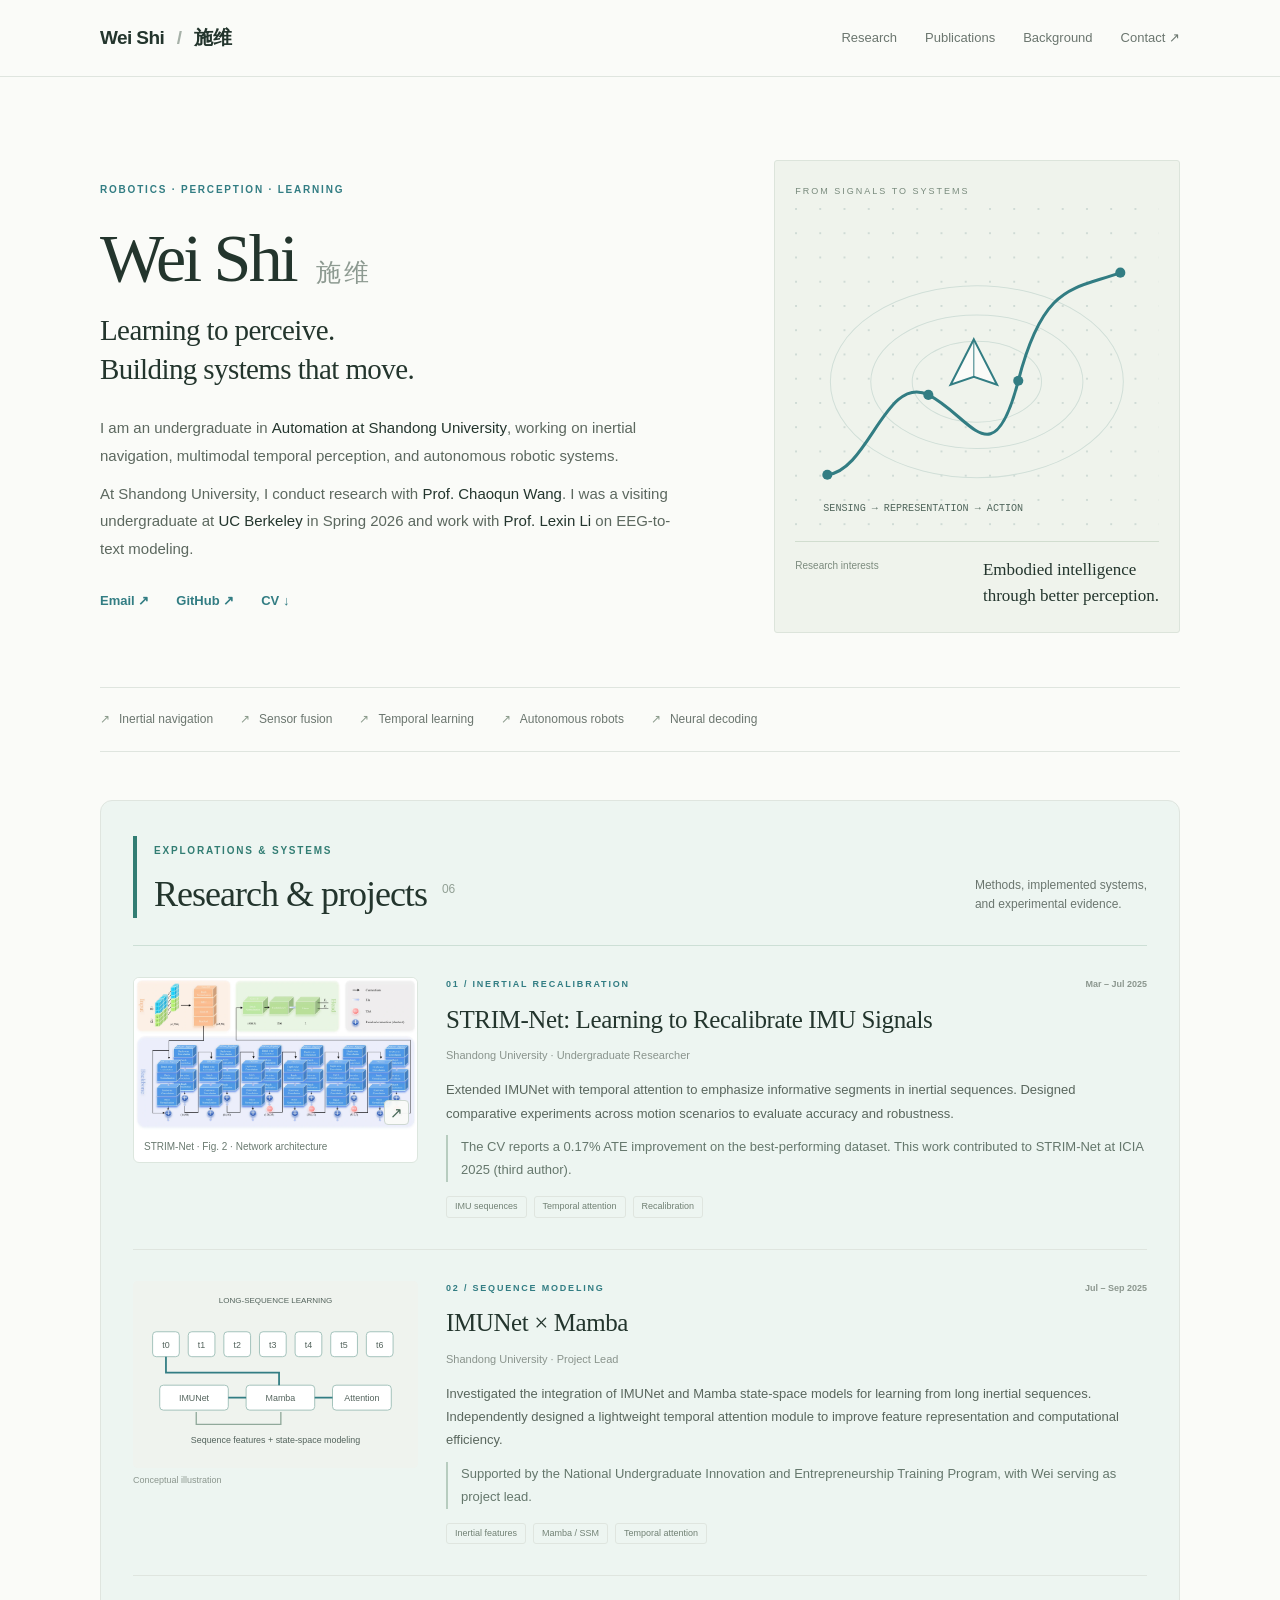
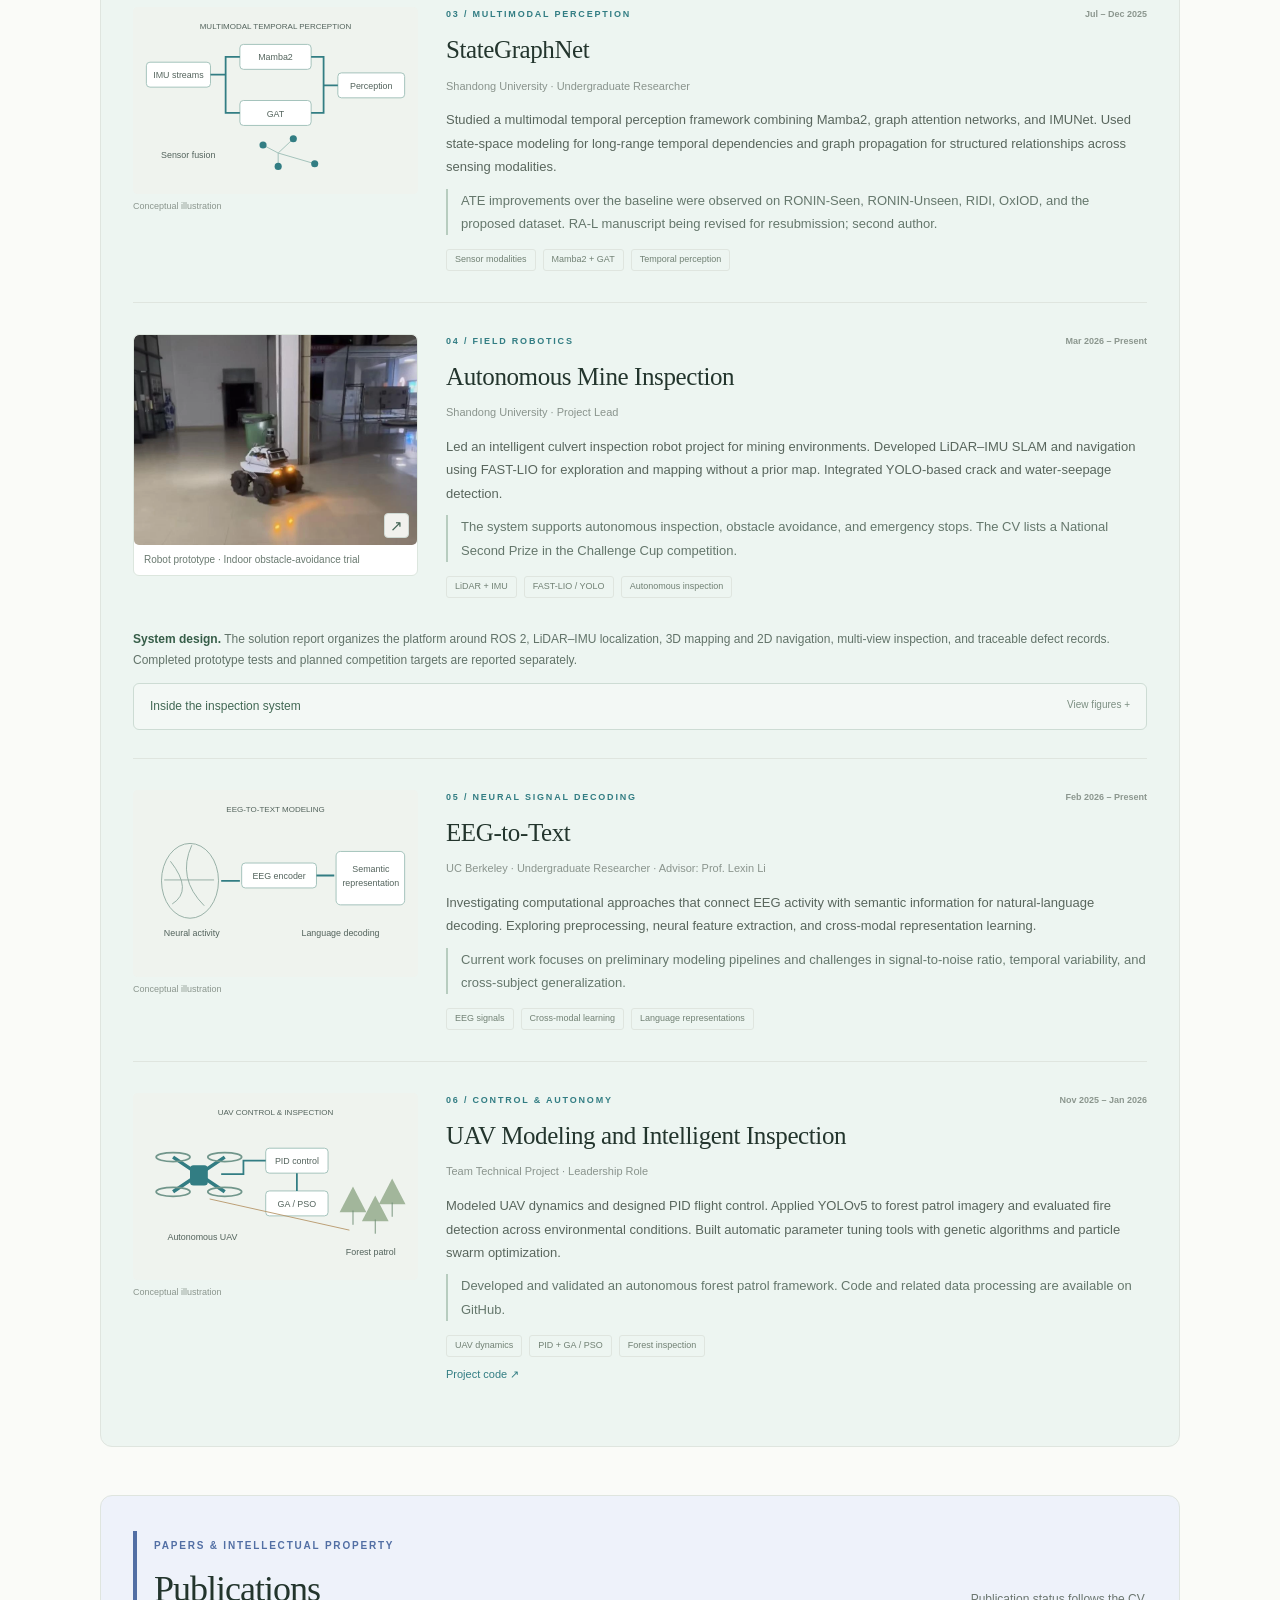
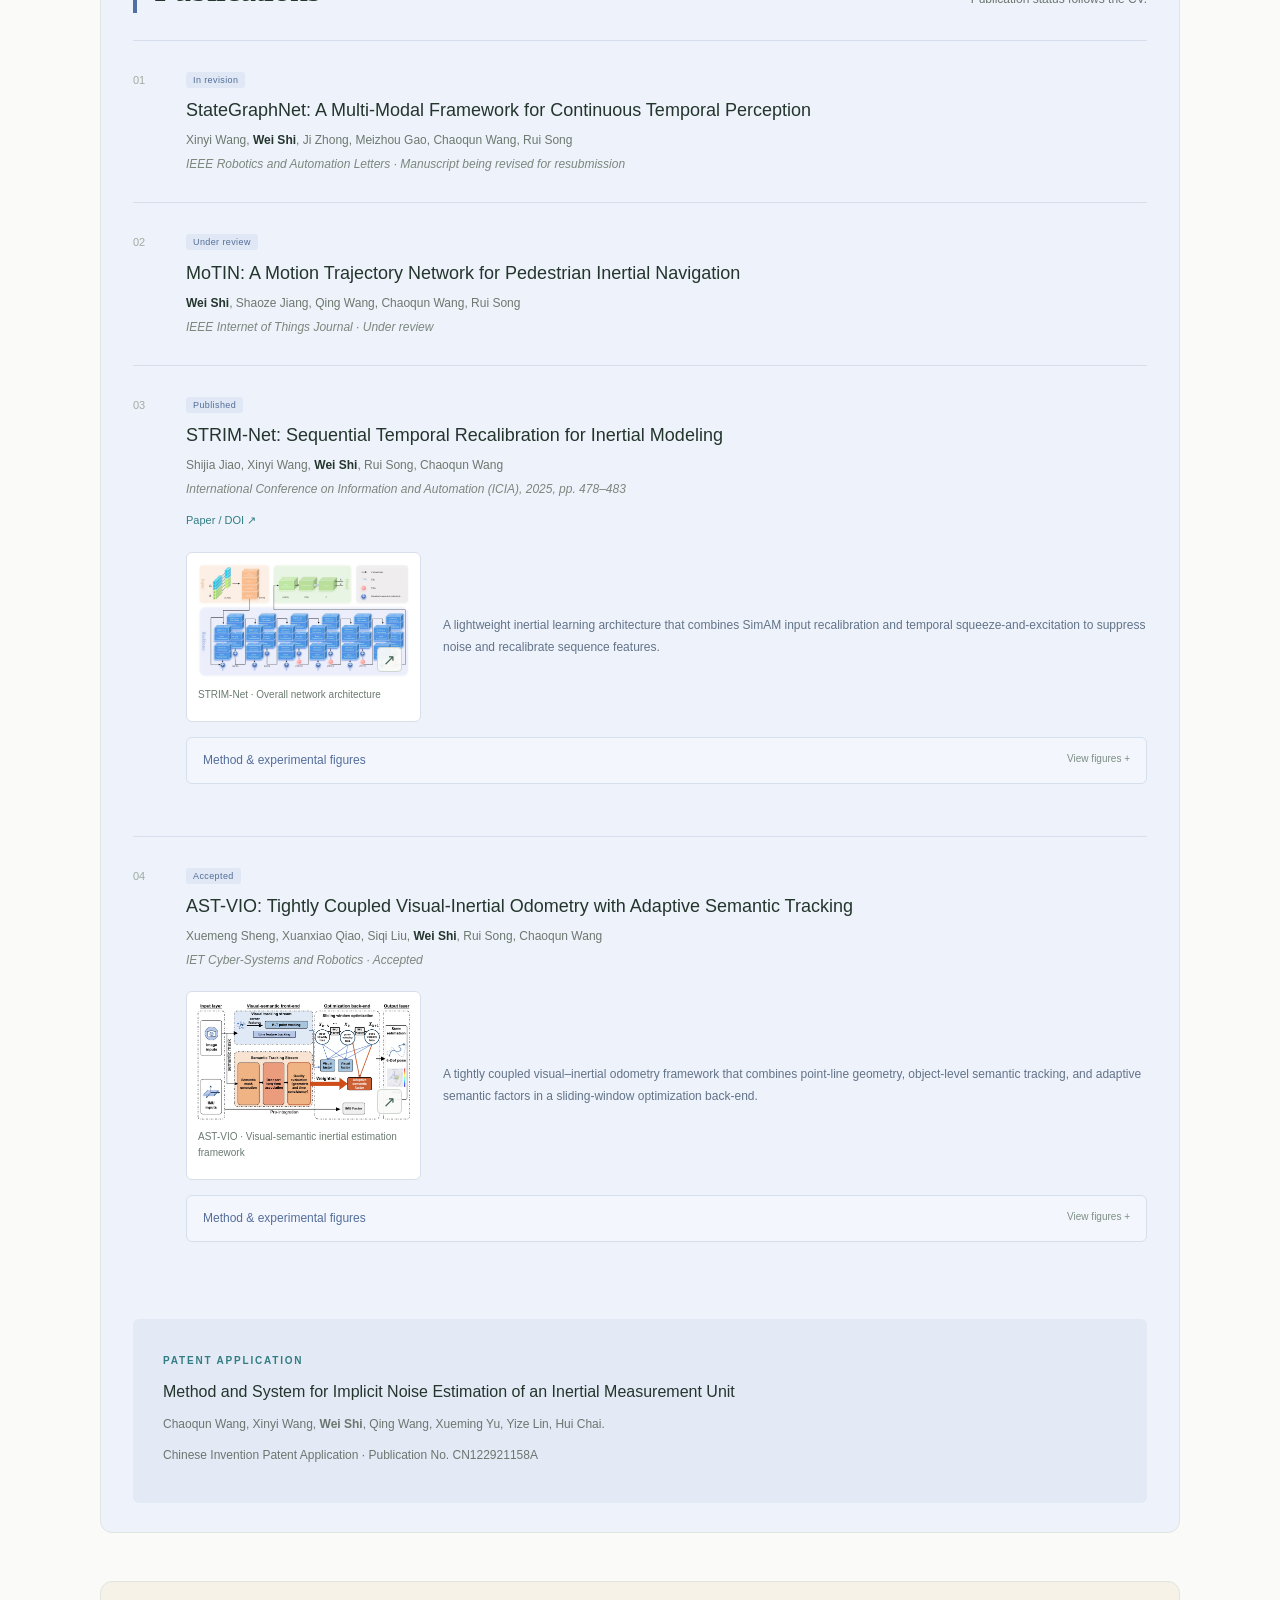
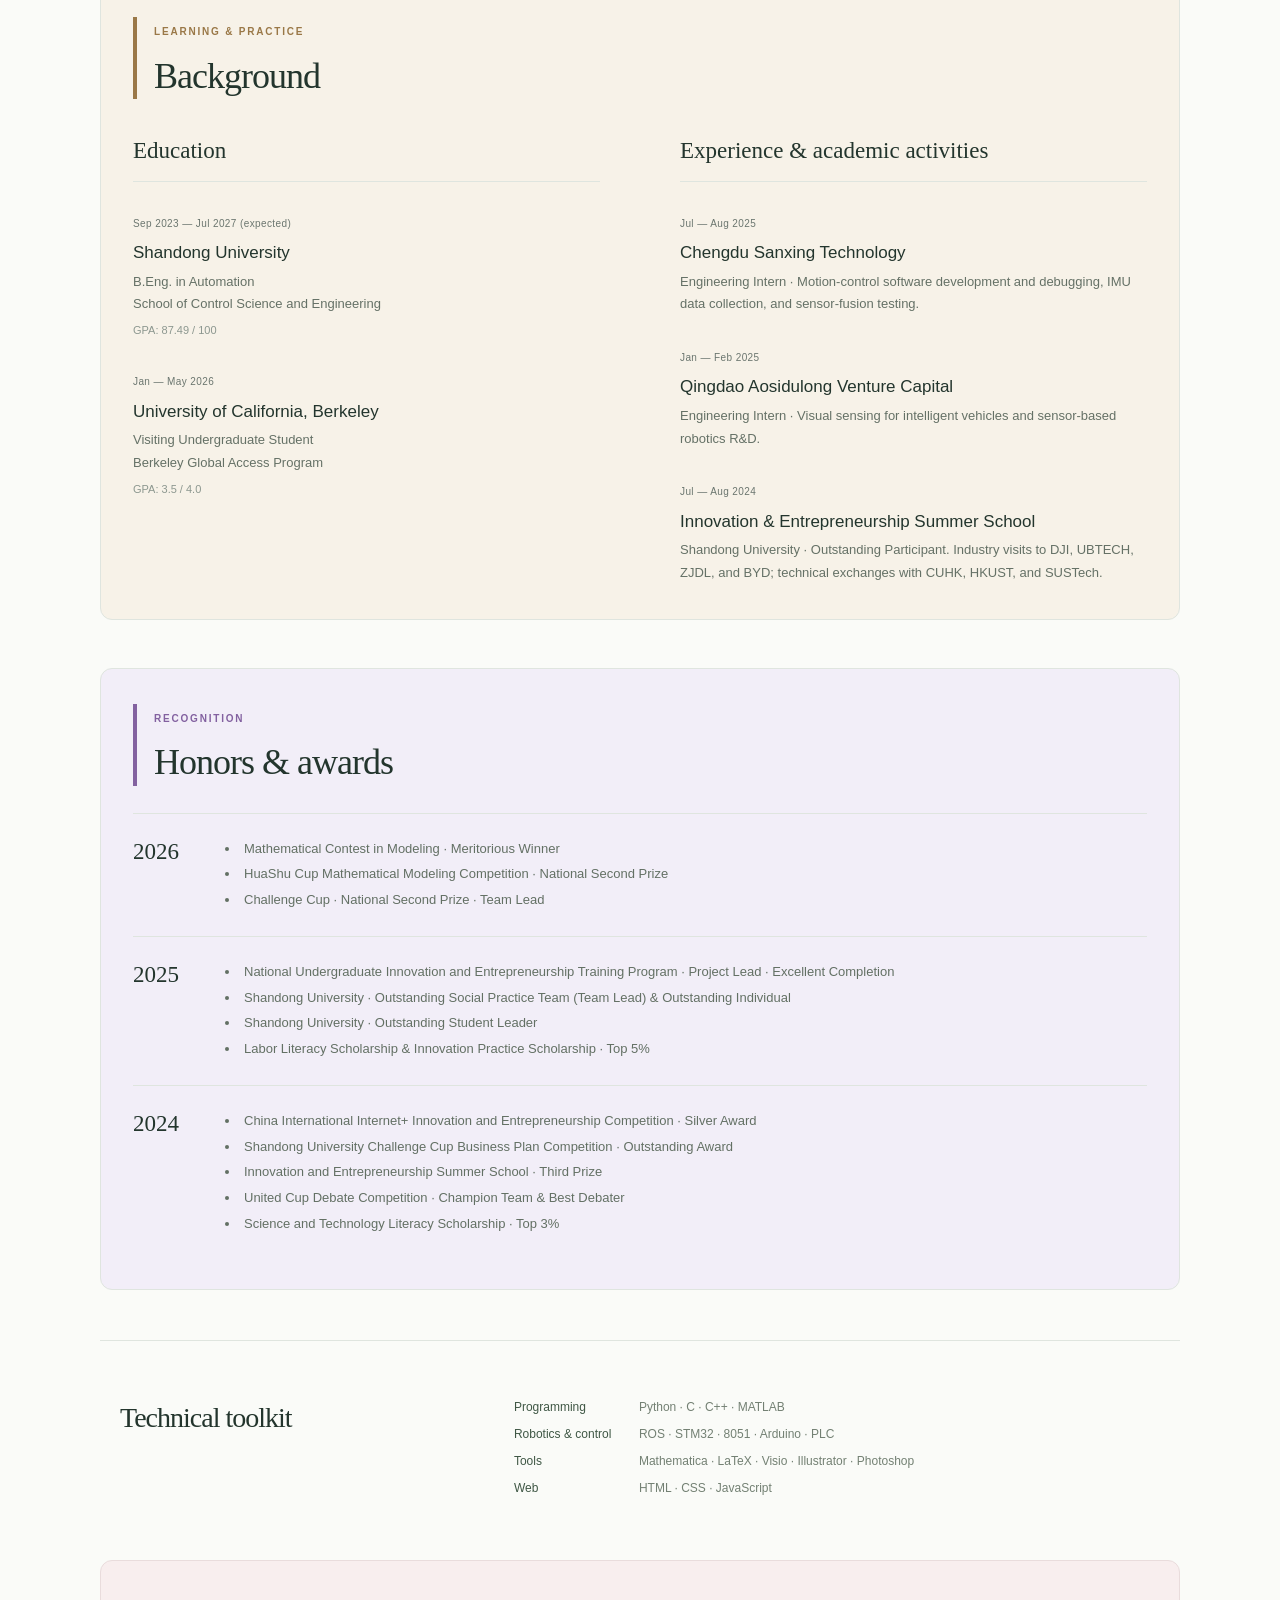
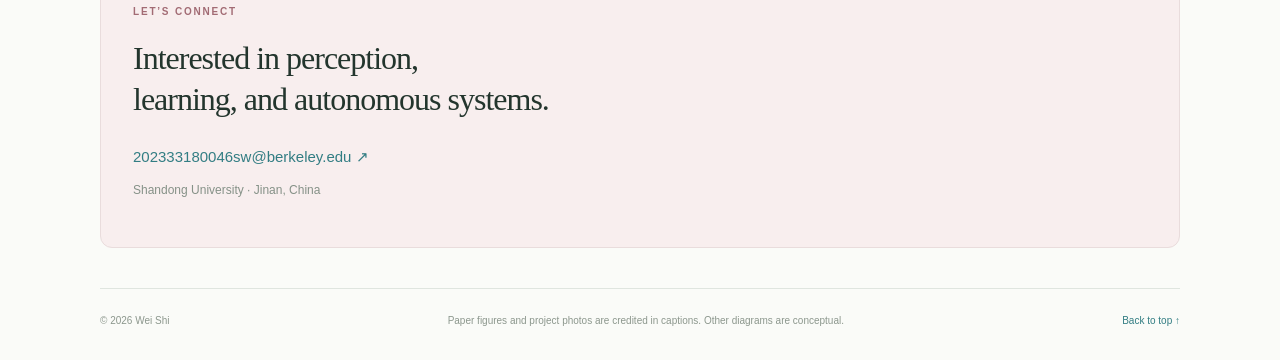
<file: index.html>
<!doctype html><html lang="en"><head>
<meta charset="utf-8">
<meta name="viewport" content="width=device-width,initial-scale=1">
<title>Wei Shi (施维) | Robotics & Inertial Navigation Research</title>
<meta name="description" content="Wei Shi (施维) is an Automation undergraduate researcher at Shandong University, focusing on inertial navigation, robot perception, sensor fusion, and autonomous robots.">
<meta name="author" content="Wei Shi">
<meta name="robots" content="index,follow,max-image-preview:large">
<meta name="theme-color" content="#fafbf8">
<link rel="canonical" href="https://cilialine.github.io/">
<link rel="icon" href="favicon.svg" type="image/svg+xml">
<link rel="stylesheet" href="style.css">
<meta property="og:type" content="website">
<meta property="og:site_name" content="Wei Shi | Academic Homepage">
<meta property="og:title" content="Wei Shi (施维) | Robotics & Inertial Navigation Research">
<meta property="og:description" content="Wei Shi (施维) is an Automation undergraduate researcher at Shandong University, focusing on inertial navigation, robot perception, sensor fusion, and autonomous robots.">
<meta property="og:url" content="https://cilialine.github.io/">
<meta property="og:locale" content="en_US">
<meta name="twitter:card" content="summary">
<meta name="twitter:title" content="Wei Shi (施维) | Robotics & Inertial Navigation">
<meta name="twitter:description" content="Wei Shi (施维) is an Automation undergraduate researcher at Shandong University, focusing on inertial navigation, robot perception, sensor fusion, and autonomous robots.">
<script type="application/ld+json">{"@context":"https://schema.org","@type":"Person","name":"Wei Shi","alternateName":"施维","url":"https://cilialine.github.io/","description":"Wei Shi (施维) is an Automation undergraduate researcher at Shandong University, focusing on inertial navigation, robot perception, sensor fusion, and autonomous robots.","affiliation":{"@type":"CollegeOrUniversity","name":"Shandong University"},"sameAs":["https://github.com/cilialine"],"knowsAbout":["Inertial Navigation","Sensor Fusion","Robotics","Robot Perception","Temporal Learning"]}</script>
<script>document.documentElement.classList.add('js-loading');window.setTimeout(function(){document.documentElement.classList.remove('js-loading');},5000);</script>
</head><body>
<div id="site-preloader" aria-hidden="true">
  <div class="preloader-content">
    <svg class="preloader-trajectory" viewBox="0 0 240 120" focusable="false" aria-hidden="true">
      <path class="preloader-gridline" d="M15 92H225M15 62H225M15 32H225"/>
      <path class="preloader-path" d="M15 100 C55 96 63 28 112 49 S174 107 202 30 S224 20 229 18"/>
      <circle cx="15" cy="100" r="3.5" fill="#327d83"/>
      <circle cx="229" cy="18" r="3.5" fill="#327d83"/>
    </svg>
    <div class="preloader-name">Wei Shi <span>/ 施维</span></div>
    <div class="preloader-subtitle">SENSING · LEARNING · NAVIGATION</div>
    <div class="preloader-progress"><span></span></div>
  </div>
</div>

<a class="skip" href="#about">Skip to content</a><header><nav class="wrap"><a href="#" class="wordmark">Wei Shi<span> / </span>施维</a><div class="navlinks"><a href="#research">Research</a><a href="#publications">Publications</a><a href="#background">Background</a><a href="#contact">Contact ↗</a></div></nav></header>
<main class="wrap"><section id="about" class="hero"><div class="herotext"><div class="eyebrow">ROBOTICS · PERCEPTION · LEARNING</div><h1>Wei Shi<span class="chinese">施维</span></h1><p class="intro">Learning to perceive.<br>Building systems that move.</p><p>I am an undergraduate in <strong>Automation at Shandong University</strong>, working on inertial navigation, multimodal temporal perception, and autonomous robotic systems.</p><p>At Shandong University, I conduct research with <strong>Prof. Chaoqun Wang</strong>. I was a visiting undergraduate at <strong>UC Berkeley</strong> in Spring 2026 and work with <strong>Prof. Lexin Li</strong> on EEG-to-text modeling.</p><div class="herolinks"><a href="mailto:202333180046sw@berkeley.edu">Email ↗</a><a href="https://github.com/cilialine" target="_blank" rel="noopener">GitHub ↗</a><a href="Wei_Shi_CV.docx" download>CV ↓</a></div></div><aside class="heroart" aria-label="Illustration of perception and navigation"><div class="artlabel">FROM SIGNALS TO SYSTEMS</div><svg viewBox="0 0 360 330" role="img" aria-label="Conceptual sensing and trajectory illustration"><defs><pattern id="grid" width="24" height="24" patternUnits="userSpaceOnUse"><circle cx="1" cy="1" r="1" fill="#c6d4cf"/></pattern></defs><rect width="360" height="330" fill="url(#grid)"/><g fill="none" stroke="#d1dfd8"><ellipse cx="180" cy="172" rx="145" ry="95"/><ellipse cx="180" cy="172" rx="105" ry="66"/><ellipse cx="180" cy="172" rx="64" ry="40"/></g><path d="M32 264C73 260 90 164 132 185S196 268 221 171S276 81 322 64" fill="none" stroke="#327d83" stroke-width="3"/><g fill="#327d83"><circle cx="32" cy="264" r="5"/><circle cx="132" cy="185" r="5"/><circle cx="221" cy="171" r="5"/><circle cx="322" cy="64" r="5"/></g><g transform="translate(177 158)"><path d="M0-28L23 17L0 9L-23 17Z" fill="#fafbf8" stroke="#327d83" stroke-width="2"/><path d="M0-28V9" stroke="#327d83"/></g><text x="28" y="300" font-family="monospace" font-size="10" fill="#52675d">SENSING → REPRESENTATION → ACTION</text></svg><div class="artfoot"><span>Research interests</span><b>Embodied intelligence<br>through better perception.</b></div></aside></section>
<div class="interests"><span>Inertial navigation</span><span>Sensor fusion</span><span>Temporal learning</span><span>Autonomous robots</span><span>Neural decoding</span></div>
<section id="research"><div class="sectionhead"><div><span class="eyebrow">EXPLORATIONS & SYSTEMS</span><h2>Research & projects<span>06</span></h2></div><p>Methods, implemented systems,<br>and experimental evidence.</p></div><article class="research"><figure class="sourcefigure "><button class="figurebutton" type="button" data-full="strim-architecture.webp" data-caption="STRIM-Net · Fig. 2 · Network architecture" aria-label="Enlarge: STRIM-Net · Fig. 2 · Network architecture"><img src="strim-architecture.webp" alt="STRIM-Net · Fig. 2 · Network architecture" width="1704" height="926" loading="lazy"><span class="zoommark" aria-hidden="true">↗</span></button><figcaption>STRIM-Net · Fig. 2 · Network architecture</figcaption></figure><div><div class="eyebrow">01 / Inertial recalibration <span>Mar – Jul 2025</span></div><h3>STRIM-Net: Learning to Recalibrate IMU Signals</h3><p class="role">Shandong University · Undergraduate Researcher</p><p>Extended IMUNet with temporal attention to emphasize informative segments in inertial sequences. Designed comparative experiments across motion scenarios to evaluate accuracy and robustness.</p><p class="result">The CV reports a 0.17% ATE improvement on the best-performing dataset. This work contributed to STRIM-Net at ICIA 2025 (third author).</p><div class="tags"><span>IMU sequences</span><span>Temporal attention</span><span>Recalibration</span></div></div></article><article class="research"><figure><img src="research-02.svg" alt="Conceptual illustration of IMUNet × Mamba" loading="lazy" width="640" height="420"><figcaption>Conceptual illustration</figcaption></figure><div><div class="eyebrow">02 / Sequence modeling <span>Jul – Sep 2025</span></div><h3>IMUNet × Mamba</h3><p class="role">Shandong University · Project Lead</p><p>Investigated the integration of IMUNet and Mamba state-space models for learning from long inertial sequences. Independently designed a lightweight temporal attention module to improve feature representation and computational efficiency.</p><p class="result">Supported by the National Undergraduate Innovation and Entrepreneurship Training Program, with Wei serving as project lead.</p><div class="tags"><span>Inertial features</span><span>Mamba / SSM</span><span>Temporal attention</span></div></div></article><article class="research"><figure><img src="research-03.svg" alt="Conceptual illustration of StateGraphNet" loading="lazy" width="640" height="420"><figcaption>Conceptual illustration</figcaption></figure><div><div class="eyebrow">03 / Multimodal perception <span>Jul – Dec 2025</span></div><h3>StateGraphNet</h3><p class="role">Shandong University · Undergraduate Researcher</p><p>Studied a multimodal temporal perception framework combining Mamba2, graph attention networks, and IMUNet. Used state-space modeling for long-range temporal dependencies and graph propagation for structured relationships across sensing modalities.</p><p class="result">ATE improvements over the baseline were observed on RONIN-Seen, RONIN-Unseen, RIDI, OxIOD, and the proposed dataset. RA-L manuscript being revised for resubmission; second author.</p><div class="tags"><span>Sensor modalities</span><span>Mamba2 + GAT</span><span>Temporal perception</span></div></div></article><article class="research"><figure class="sourcefigure "><button class="figurebutton" type="button" data-full="robot-indoor.webp" data-caption="Robot prototype · Indoor obstacle-avoidance trial" aria-label="Enlarge: Robot prototype · Indoor obstacle-avoidance trial"><img src="robot-indoor.webp" alt="Robot prototype · Indoor obstacle-avoidance trial" width="847" height="629" loading="lazy"><span class="zoommark" aria-hidden="true">↗</span></button><figcaption>Robot prototype · Indoor obstacle-avoidance trial</figcaption></figure><div><div class="eyebrow">04 / Field robotics <span>Mar 2026 – Present</span></div><h3>Autonomous Mine Inspection</h3><p class="role">Shandong University · Project Lead</p><p>Led an intelligent culvert inspection robot project for mining environments. Developed LiDAR–IMU SLAM and navigation using FAST-LIO for exploration and mapping without a prior map. Integrated YOLO-based crack and water-seepage detection.</p><p class="result">The system supports autonomous inspection, obstacle avoidance, and emergency stops. The CV lists a National Second Prize in the Challenge Cup competition.</p><div class="tags"><span>LiDAR + IMU</span><span>FAST-LIO / YOLO</span><span>Autonomous inspection</span></div></div></article><p class="projectnote"><b>System design.</b> The solution report organizes the platform around ROS 2, LiDAR–IMU localization, 3D mapping and 2D navigation, multi-view inspection, and traceable defect records. Completed prototype tests and planned competition targets are reported separately.</p><details class="projectgallery"><summary>Inside the inspection system<span>View figures +</span></summary><div class="gallerygrid"><figure class="sourcefigure "><button class="figurebutton" type="button" data-full="robot-workflow.webp" data-caption="Inspection task workflow · Solution report, Fig. 1-4" aria-label="Enlarge: Inspection task workflow · Solution report, Fig. 1-4"><img src="robot-workflow.webp" alt="Inspection task workflow · Solution report, Fig. 1-4" width="1800" height="779" loading="lazy"><span class="zoommark" aria-hidden="true">↗</span></button><figcaption>Inspection task workflow · Solution report, Fig. 1-4</figcaption></figure><figure class="sourcefigure "><button class="figurebutton" type="button" data-full="robot-map.webp" data-caption="Outdoor 3D point-cloud map · Solution report, Fig. 8-7" aria-label="Enlarge: Outdoor 3D point-cloud map · Solution report, Fig. 8-7"><img src="robot-map.webp" alt="Outdoor 3D point-cloud map · Solution report, Fig. 8-7" width="1043" height="670" loading="lazy"><span class="zoommark" aria-hidden="true">↗</span></button><figcaption>Outdoor 3D point-cloud map · Solution report, Fig. 8-7</figcaption></figure><figure class="sourcefigure "><button class="figurebutton" type="button" data-full="robot-water.webp" data-caption="Inspection robot · 20 cm water-depth trial · Solution report, Fig. 8-3" aria-label="Enlarge: Inspection robot · 20 cm water-depth trial · Solution report, Fig. 8-3"><img src="robot-water.webp" alt="Inspection robot · 20 cm water-depth trial · Solution report, Fig. 8-3" width="1080" height="583" loading="lazy"><span class="zoommark" aria-hidden="true">↗</span></button><figcaption>Inspection robot · 20 cm water-depth trial · Solution report, Fig. 8-3</figcaption></figure><figure class="sourcefigure "><button class="figurebutton" type="button" data-full="robot-cracks.webp" data-caption="Crack segmentation on TACK · Input / Ground truth / Prediction · Solution report, Fig. 8-8" aria-label="Enlarge: Crack segmentation on TACK · Input / Ground truth / Prediction · Solution report, Fig. 8-8"><img src="robot-cracks.webp" alt="Crack segmentation on TACK · Input / Ground truth / Prediction · Solution report, Fig. 8-8" width="1800" height="646" loading="lazy"><span class="zoommark" aria-hidden="true">↗</span></button><figcaption>Crack segmentation on TACK · Input / Ground truth / Prediction · Solution report, Fig. 8-8</figcaption></figure><figure class="sourcefigure "><button class="figurebutton" type="button" data-full="robot-seepage.webp" data-caption="Water-seepage segmentation on self-collected scenes · Solution report, Fig. 8-12" aria-label="Enlarge: Water-seepage segmentation on self-collected scenes · Solution report, Fig. 8-12"><img src="robot-seepage.webp" alt="Water-seepage segmentation on self-collected scenes · Solution report, Fig. 8-12" width="1800" height="771" loading="lazy"><span class="zoommark" aria-hidden="true">↗</span></button><figcaption>Water-seepage segmentation on self-collected scenes · Solution report, Fig. 8-12</figcaption></figure></div></details><article class="research"><figure><img src="research-05.svg" alt="Conceptual illustration of EEG-to-Text" loading="lazy" width="640" height="420"><figcaption>Conceptual illustration</figcaption></figure><div><div class="eyebrow">05 / Neural signal decoding <span>Feb 2026 – Present</span></div><h3>EEG-to-Text</h3><p class="role">UC Berkeley · Undergraduate Researcher · Advisor: Prof. Lexin Li</p><p>Investigating computational approaches that connect EEG activity with semantic information for natural-language decoding. Exploring preprocessing, neural feature extraction, and cross-modal representation learning.</p><p class="result">Current work focuses on preliminary modeling pipelines and challenges in signal-to-noise ratio, temporal variability, and cross-subject generalization.</p><div class="tags"><span>EEG signals</span><span>Cross-modal learning</span><span>Language representations</span></div></div></article><article class="research"><figure><img src="research-06.svg" alt="Conceptual illustration of UAV Modeling and Intelligent Inspection" loading="lazy" width="640" height="420"><figcaption>Conceptual illustration</figcaption></figure><div><div class="eyebrow">06 / Control & autonomy <span>Nov 2025 – Jan 2026</span></div><h3>UAV Modeling and Intelligent Inspection</h3><p class="role">Team Technical Project · Leadership Role</p><p>Modeled UAV dynamics and designed PID flight control. Applied YOLOv5 to forest patrol imagery and evaluated fire detection across environmental conditions. Built automatic parameter tuning tools with genetic algorithms and particle swarm optimization.</p><p class="result">Developed and validated an autonomous forest patrol framework. Code and related data processing are available on GitHub.</p><div class="tags"><span>UAV dynamics</span><span>PID + GA / PSO</span><span>Forest inspection</span></div><a class="textlink" href="https://github.com/cilialine/uav-modeling-and-related-data-processing" target="_blank" rel="noopener">Project code ↗</a></div></article></section>
<section id="publications"><div class="sectionhead"><div><span class="eyebrow">PAPERS & INTELLECTUAL PROPERTY</span><h2>Publications</h2></div><p>Publication status follows the CV.</p></div><article class="pub"><span class="pubnum">01</span><div><span class="badge">In revision</span><h3>StateGraphNet: A Multi-Modal Framework for Continuous Temporal Perception</h3><p>Xinyi Wang, <b>Wei Shi</b>, Ji Zhong, Meizhou Gao, Chaoqun Wang, Rui Song</p><p class="venue">IEEE Robotics and Automation Letters · Manuscript being revised for resubmission</p></div></article><article class="pub"><span class="pubnum">02</span><div><span class="badge">Under review</span><h3>MoTIN: A Motion Trajectory Network for Pedestrian Inertial Navigation</h3><p><b>Wei Shi</b>, Shaoze Jiang, Qing Wang, Chaoqun Wang, Rui Song</p><p class="venue">IEEE Internet of Things Journal · Under review</p></div></article><article class="pub"><span class="pubnum">03</span><div><span class="badge">Published</span><h3>STRIM-Net: Sequential Temporal Recalibration for Inertial Modeling</h3><p>Shijia Jiao, Xinyi Wang, <b>Wei Shi</b>, Rui Song, Chaoqun Wang</p><p class="venue">International Conference on Information and Automation (ICIA), 2025, pp. 478–483</p><a class=textlink href=https://doi.org/10.1109/ICIA64617.2025.11277540 target=_blank rel=noopener>Paper / DOI ↗</a><div class="paperfeature"><figure class="sourcefigure "><button class="figurebutton" type="button" data-full="strim-architecture.webp" data-caption="STRIM-Net · Overall network architecture" aria-label="Enlarge: STRIM-Net · Overall network architecture"><img src="strim-architecture.webp" alt="STRIM-Net · Overall network architecture" width="1704" height="926" loading="lazy"><span class="zoommark" aria-hidden="true">↗</span></button><figcaption>STRIM-Net · Overall network architecture</figcaption></figure><p>A lightweight inertial learning architecture that combines SimAM input recalibration and temporal squeeze-and-excitation to suppress noise and recalibrate sequence features.</p></div><details class="projectgallery"><summary>Method & experimental figures<span>View figures +</span></summary><div class="gallerygrid"><figure class="sourcefigure "><button class="figurebutton" type="button" data-full="strim-attention.webp" data-caption="STRIM-Net · Fig. 3 · Temporal Squeeze-and-Excitation module" aria-label="Enlarge: STRIM-Net · Fig. 3 · Temporal Squeeze-and-Excitation module"><img src="strim-attention.webp" alt="STRIM-Net · Fig. 3 · Temporal Squeeze-and-Excitation module" width="1704" height="483" loading="lazy"><span class="zoommark" aria-hidden="true">↗</span></button><figcaption>STRIM-Net · Fig. 3 · Temporal Squeeze-and-Excitation module</figcaption></figure><figure class="sourcefigure "><button class="figurebutton" type="button" data-full="strim-trajectories.webp" data-caption="STRIM-Net · Supplied manuscript, p. 5 · Trajectory comparisons" aria-label="Enlarge: STRIM-Net · Supplied manuscript, p. 5 · Trajectory comparisons"><img src="strim-trajectories.webp" alt="STRIM-Net · Supplied manuscript, p. 5 · Trajectory comparisons" width="1704" height="780" loading="lazy"><span class="zoommark" aria-hidden="true">↗</span></button><figcaption>STRIM-Net · Supplied manuscript, p. 5 · Trajectory comparisons</figcaption></figure></div></details></div></article><article class="pub"><span class="pubnum">04</span><div><span class="badge">Accepted</span><h3>AST-VIO: Tightly Coupled Visual-Inertial Odometry with Adaptive Semantic Tracking</h3><p>Xuemeng Sheng, Xuanxiao Qiao, Siqi Liu, <b>Wei Shi</b>, Rui Song, Chaoqun Wang</p><p class="venue">IET Cyber-Systems and Robotics · Accepted</p><div class="paperfeature"><figure class="sourcefigure "><button class="figurebutton" type="button" data-full="ast-framework.webp" data-caption="AST-VIO · Visual-semantic inertial estimation framework" aria-label="Enlarge: AST-VIO · Visual-semantic inertial estimation framework"><img src="ast-framework.webp" alt="AST-VIO · Visual-semantic inertial estimation framework" width="1687" height="941" loading="lazy"><span class="zoommark" aria-hidden="true">↗</span></button><figcaption>AST-VIO · Visual-semantic inertial estimation framework</figcaption></figure><p>A tightly coupled visual–inertial odometry framework that combines point-line geometry, object-level semantic tracking, and adaptive semantic factors in a sliding-window optimization back-end.</p></div><details class="projectgallery"><summary>Method & experimental figures<span>View figures +</span></summary><div class="gallerygrid"><figure class="sourcefigure "><button class="figurebutton" type="button" data-full="ast-tracking.webp" data-caption="AST-VIO · Supplied manuscript, p. 11 · Semantic tracking on selected image sequences" aria-label="Enlarge: AST-VIO · Supplied manuscript, p. 11 · Semantic tracking on selected image sequences"><img src="ast-tracking.webp" alt="AST-VIO · Supplied manuscript, p. 11 · Semantic tracking on selected image sequences" width="1687" height="822" loading="lazy"><span class="zoommark" aria-hidden="true">↗</span></button><figcaption>AST-VIO · Supplied manuscript, p. 11 · Semantic tracking on selected image sequences</figcaption></figure></div></details></div></article><div class="patent"><span class="eyebrow">PATENT APPLICATION</span><h3>Method and System for Implicit Noise Estimation of an Inertial Measurement Unit</h3><p>Chaoqun Wang, Xinyi Wang, <b>Wei Shi</b>, Qing Wang, Xueming Yu, Yize Lin, Hui Chai.</p><p>Chinese Invention Patent Application · Publication No. CN122921158A</p></div></section>
<section id="background"><div class="sectionhead"><div><span class="eyebrow">LEARNING & PRACTICE</span><h2>Background</h2></div></div><div class="twocol"><div><h3 class="subheading">Education</h3><article class="entry"><span class="date">Sep 2023 — Jul 2027 (expected)</span><h3>Shandong University</h3><p>B.Eng. in Automation<br>School of Control Science and Engineering</p><p class="muted">GPA: 87.49 / 100</p></article><article class="entry"><span class="date">Jan — May 2026</span><h3>University of California, Berkeley</h3><p>Visiting Undergraduate Student<br>Berkeley Global Access Program</p><p class="muted">GPA: 3.5 / 4.0</p></article></div><div><h3 class="subheading">Experience & academic activities</h3><article class="entry"><span class="date">Jul — Aug 2025</span><h3>Chengdu Sanxing Technology</h3><p>Engineering Intern · Motion-control software development and debugging, IMU data collection, and sensor-fusion testing.</p></article><article class="entry"><span class="date">Jan — Feb 2025</span><h3>Qingdao Aosidulong Venture Capital</h3><p>Engineering Intern · Visual sensing for intelligent vehicles and sensor-based robotics R&D.</p></article><article class="entry"><span class="date">Jul — Aug 2024</span><h3>Innovation & Entrepreneurship Summer School</h3><p>Shandong University · Outstanding Participant. Industry visits to DJI, UBTECH, ZJDL, and BYD; technical exchanges with CUHK, HKUST, and SUSTech.</p></article></div></div></section>
<section id="awards"><div class="sectionhead"><div><span class="eyebrow">RECOGNITION</span><h2>Honors & awards</h2></div></div><div class="awardrow"><h3>2026</h3><ul><li>Mathematical Contest in Modeling · Meritorious Winner</li><li>HuaShu Cup Mathematical Modeling Competition · National Second Prize</li><li>Challenge Cup · National Second Prize · Team Lead</li></ul></div><div class="awardrow"><h3>2025</h3><ul><li>National Undergraduate Innovation and Entrepreneurship Training Program · Project Lead · Excellent Completion</li><li>Shandong University · Outstanding Social Practice Team (Team Lead) & Outstanding Individual</li><li>Shandong University · Outstanding Student Leader</li><li>Labor Literacy Scholarship & Innovation Practice Scholarship · Top 5%</li></ul></div><div class="awardrow"><h3>2024</h3><ul><li>China International Internet+ Innovation and Entrepreneurship Competition · Silver Award</li><li>Shandong University Challenge Cup Business Plan Competition · Outstanding Award</li><li>Innovation and Entrepreneurship Summer School · Third Prize</li><li>United Cup Debate Competition · Champion Team & Best Debater</li><li>Science and Technology Literacy Scholarship · Top 3%</li></ul></div></section>
<section class="skills"><h2>Technical toolkit</h2><div><p><b>Programming</b>Python · C · C++ · MATLAB</p><p><b>Robotics & control</b>ROS · STM32 · 8051 · Arduino · PLC</p><p><b>Tools</b>Mathematica · LaTeX · Visio · Illustrator · Photoshop</p><p><b>Web</b>HTML · CSS · JavaScript</p></div></section>
<section id="contact" class="contact"><span class="eyebrow">LET’S CONNECT</span><h2>Interested in perception,<br>learning, and autonomous systems.</h2><a href="mailto:202333180046sw@berkeley.edu">202333180046sw@berkeley.edu ↗</a><p>Shandong University · Jinan, China</p></section></main><footer class="wrap"><span>© 2026 Wei Shi</span><span>Paper figures and project photos are credited in captions. Other diagrams are conceptual.</span><a href="#">Back to top ↑</a></footer><dialog id="figureviewer" aria-labelledby="figurecaption"><button class="closeviewer" type="button" aria-label="Close figure">Close ×</button><img id="fullfigure" alt=""><p id="figurecaption"></p></dialog><script src="script.js"></script></body></html>
</file>
<file: style.css>
:root{--bg:#fafbf8;--ink:#23352d;--muted:#6b766f;--accent:#327d83;--line:#dfe5df}*{box-sizing:border-box}html{scroll-behavior:smooth;scroll-padding-top:90px}body{margin:0;background:var(--bg);color:var(--ink);font-family:Arial,Helvetica,sans-serif;font-size:15px;line-height:1.75}a{color:var(--accent);text-decoration:none}a:hover{text-decoration:underline;text-underline-offset:5px}a:focus-visible{outline:2px solid var(--accent);outline-offset:5px}.wrap{width:min(1080px,calc(100% - 64px));margin:auto}header{position:sticky;top:0;z-index:10;background:#fafbf8f2;backdrop-filter:blur(14px);border-bottom:1px solid var(--line)}nav{height:76px;display:flex;align-items:center;justify-content:space-between;gap:20px}.wordmark{color:var(--ink);font-size:19px;font-weight:700;letter-spacing:-.6px}.wordmark span{color:#a6b1a8;margin:0 8px}.navlinks{display:flex;gap:28px;font-size:13px}.navlinks a{color:var(--muted)}.navlinks a.active{color:var(--accent)}.hero{display:grid;grid-template-columns:1.45fr 1fr;gap:86px;padding:83px 0 54px;align-items:center}.eyebrow{font-size:10px;font-weight:700;letter-spacing:1.8px;color:var(--accent);text-transform:uppercase}.hero h1{font-family:Georgia,'Times New Roman',serif;font-size:68px;font-weight:400;line-height:1.1;margin:23px 0 15px;letter-spacing:-2.8px}.chinese{font-family:serif;font-size:25px;font-weight:400;color:#8d9a91;letter-spacing:3px;margin-left:20px}.intro{font-family:Georgia,serif;font-size:29px;line-height:1.35;margin:0 0 25px;letter-spacing:-.6px}.herotext>p:not(.intro){font-size:15px;color:#5c685f;line-height:1.85}.herotext strong{color:var(--ink);font-weight:500}.herolinks{display:flex;gap:27px;margin-top:27px;font-size:13px;font-weight:600}.heroart{border:1px solid #dce4db;background:#eff3ec;padding:23px 20px 24px;border-radius:3px}.artlabel{font-size:9px;letter-spacing:2px;color:#788a7c}.heroart svg{display:block;width:100%;height:auto;margin:8px 0 0}.artfoot{border-top:1px solid #d1ddcf;padding-top:15px;display:flex;gap:24px;justify-content:space-between;align-items:start}.artfoot span{font-size:10px;color:#7c8b7e}.artfoot b{font-family:Georgia,serif;font-weight:400;font-size:17px;line-height:1.5}.interests{display:flex;flex-wrap:wrap;gap:8px 27px;padding:21px 0;border-top:1px solid var(--line);border-bottom:1px solid var(--line);color:var(--muted);font-size:12px}.interests span:before{content:'↗';margin-right:9px;color:#8a9b8b}section{scroll-margin-top:20px}section:not(.hero):not(.contact):not(.skills){padding-top:75px}.sectionhead{display:flex;justify-content:space-between;align-items:end;margin-bottom:36px;gap:20px}h2{font-family:Georgia,serif;font-size:36px;font-weight:400;letter-spacing:-1px;line-height:1.3;margin:9px 0 0}h2>span{font-family:Arial;font-size:12px;color:#92a095;margin-left:15px;vertical-align:super;letter-spacing:0}.sectionhead>p{font-size:12px;line-height:1.6;color:var(--muted);margin:0 0 4px}h3{font-size:19px;font-weight:500;line-height:1.5;margin:8px 0}p{margin:10px 0}.research{display:grid;grid-template-columns:280px 1fr;gap:36px;padding:31px 0;border-top:1px solid var(--line)}figure{margin:0}figure img{width:100%;height:auto;display:block;border-radius:3px}figcaption{font-size:9px;color:#8b968e;padding-top:5px}.research .eyebrow{display:flex;justify-content:space-between;font-size:9px;gap:12px}.research .eyebrow>span{color:#8c978f;letter-spacing:0;text-transform:none;white-space:nowrap}.research h3{font-family:Georgia,serif;font-size:25px;letter-spacing:-.4px;margin:8px 0}.research p{font-size:13px;line-height:1.8;color:#59665d}.research .role{font-size:11px;color:#8a948d;margin:3px 0 12px}.research .result{border-left:2px solid #b7ccbf;padding-left:13px;color:#65776c}.tags{display:flex;flex-wrap:wrap;gap:7px;margin-top:14px}.tags span{font-size:9px;border:1px solid var(--line);padding:2px 8px;border-radius:3px;color:#718174}.textlink{font-size:11px;display:inline-block;margin-top:8px}.pub{display:grid;grid-template-columns:38px 1fr;gap:15px;border-top:1px solid var(--line);padding:24px 0}.pubnum{font-size:11px;color:#a0aca2;padding-top:6px}.pub h3{font-size:18px;margin:6px 0}.pub p{font-size:12px;color:#6d786f;margin:3px 0}.pub b{color:var(--ink);font-weight:600}.badge{font-size:9px;background:#eaf0e8;color:#60765f;border-radius:3px;padding:3px 7px;letter-spacing:.4px}.pub .venue{font-style:italic;color:#7c877e}.patent{background:#f0f3ed;padding:27px 30px;margin-top:25px}.patent h3{font-size:16px}.patent p{font-size:12px;color:var(--muted)}.twocol{display:grid;grid-template-columns:1fr 1fr;gap:80px}.subheading{font-family:Georgia,serif;font-size:23px;padding-bottom:12px;border-bottom:1px solid var(--line)}.entry{margin-top:27px}.date{font-size:10px;color:var(--muted);letter-spacing:.4px}.entry h3{font-size:17px;margin:5px 0}.entry p{font-size:13px;line-height:1.75;color:#657166;margin:5px 0}.entry .muted{color:#8c978f;font-size:11px}.awardrow{display:grid;grid-template-columns:90px 1fr;border-top:1px solid var(--line);padding:21px 0}.awardrow h3{font-family:Georgia,serif;font-size:23px;font-weight:400;margin:0}.awardrow ul{margin:0;padding-left:17px;font-size:13px;color:#637064}.awardrow li{margin:3px 0;padding-left:4px}.skills{display:grid;grid-template-columns:1fr 1.8fr;gap:35px;padding:50px 0 55px;margin-top:50px;border-top:1px solid var(--line)}.skills h2{font-size:28px}.skills p{font-size:12px;color:#738073;margin:6px 0}.skills b{display:inline-block;min-width:125px;color:#3f5745;font-weight:500}.contact{padding:49px 0 54px;border-top:1px solid var(--line)}.contact h2{font-size:34px;margin:15px 0 23px}.contact>a{font-size:15px}.contact p{font-size:12px;color:#859187}footer{padding:23px 0 30px;border-top:1px solid var(--line);display:flex;justify-content:space-between;gap:20px;color:#8c978d;font-size:10px}.skip{position:absolute;top:-60px;left:20px;background:var(--ink);color:white;padding:8px;z-index:20}.skip:focus{top:10px}@media(min-width:1400px){.wrap{width:1080px}}@media(max-width:800px){.hero{gap:35px;grid-template-columns:1.4fr 1fr;padding-top:52px}.hero h1{font-size:54px}.intro{font-size:25px}.heroart{padding:15px}.artfoot{display:block}.artfoot span{display:block;margin-bottom:8px}.research{grid-template-columns:210px 1fr;gap:25px}.twocol{gap:35px}.navlinks{gap:17px}.research .eyebrow{display:block}.research .eyebrow span{display:block;margin-top:3px}}@media(max-width:600px){.wrap{width:calc(100% - 38px)}nav{height:auto;min-height:75px;flex-wrap:wrap;gap:8px;padding-top:14px!important;padding-bottom:12px!important}.wordmark{font-size:17px}.navlinks{gap:16px;font-size:11px;width:100%;justify-content:space-between}.hero{grid-template-columns:1fr;padding:44px 0 30px;gap:30px}.hero h1{font-size:58px}.heroart{max-width:360px;width:100%;margin:auto}.heroart svg{max-height:235px}.artfoot{display:flex}.interests{gap:10px 16px;font-size:10px}.sectionhead{display:block;margin-bottom:25px}.sectionhead>p{margin-top:14px}h2{font-size:31px}.research{grid-template-columns:1fr;gap:16px;padding:25px 0}.research figure{max-width:350px}.research .eyebrow{display:flex}.research .eyebrow span{margin:0}.research h3{font-size:24px}.twocol{grid-template-columns:1fr;gap:25px}.awardrow{grid-template-columns:60px 1fr}.skills{grid-template-columns:1fr;gap:18px}.skills b{display:block}.contact h2{font-size:29px}.contact>a{font-size:12px}footer{flex-wrap:wrap;font-size:9px}footer span:nth-child(2){order:3;width:100%}section:not(.hero):not(.contact):not(.skills){padding-top:52px}}@media(prefers-reduced-motion:reduce){html{scroll-behavior:auto}}
:root{--research-bg:#edf5f1;--papers-bg:#eef2fa;--education-bg:#f7f2e8;--awards-bg:#f2eef8;--contact-bg:#f8eeee}
/* A shared canvas with distinct, softly colored section surfaces. */
#research,#publications,#background,#awards{padding:35px 32px 29px!important;margin-top:48px;border:1px solid var(--line);border-radius:12px}
#research{background:var(--research-bg);--section-accent:#327d73}
#publications{background:var(--papers-bg);--section-accent:#526fa4}
#background{background:var(--education-bg);--section-accent:#9a7847}
#awards{background:var(--awards-bg);--section-accent:#8361a0}
#research .sectionhead,#publications .sectionhead,#background .sectionhead,#awards .sectionhead{padding-left:17px;border-left:4px solid var(--section-accent)}
#research .sectionhead .eyebrow,#publications .sectionhead .eyebrow,#background .sectionhead .eyebrow,#awards .sectionhead .eyebrow{color:var(--section-accent)}
.research{grid-template-columns:285px 1fr;gap:28px}.research:first-of-type{border-top-color:#cddfd6}.sectionhead{margin-bottom:27px}.research>.sourcefigure{align-self:start;background:white;border:1px solid #dce6de;border-radius:6px;overflow:hidden}.research>.sourcefigure figcaption{padding:7px 10px}.research>.sourcefigure .figurebutton{display:block}.sourcefigure img{width:100%;height:auto;display:block;object-fit:contain}.sourcefigure{margin:0}.sourcefigure figcaption{font-size:10px;line-height:1.6;padding:8px 1px;color:#6a7a70}.figurebutton{position:relative;display:block;width:100%;padding:0;background:white;border:0;cursor:zoom-in;border-radius:5px;overflow:hidden}.figurebutton:hover img{opacity:.94}.figurebutton:focus-visible{outline:3px solid var(--accent);outline-offset:3px}.zoommark{position:absolute;bottom:7px;right:8px;background:#fafbf8ec;border:1px solid #ced8d2;border-radius:4px;color:#456656;font-size:15px;line-height:23px;width:25px;height:25px;text-align:center}.projectnote{font-size:12px;color:#627369;padding:0 0 12px;margin:0}.projectnote b{font-weight:600;color:#365d48}.projectgallery{border:1px solid #cddcd4;background:#fafcf980;border-radius:6px;margin:0 0 28px;overflow:hidden}.projectgallery summary{list-style:none;display:flex;justify-content:space-between;gap:18px;cursor:pointer;padding:12px 16px;font-size:12px;color:#426854}.projectgallery summary::-webkit-details-marker{display:none}.projectgallery summary span{font-size:10px;color:#7c8f82;white-space:nowrap}.projectgallery[open] summary{border-bottom:1px solid #d7e1da}.gallerygrid{padding:18px;display:grid;grid-template-columns:1fr 1fr;gap:22px;align-items:start}.gallerygrid .sourcefigure:first-child:last-child{grid-column:1/-1}.gallerygrid .sourcefigure img{max-height:320px;object-fit:contain;background:white}.gallerygrid .sourcefigure:first-child:nth-last-child(5){grid-column:1/-1}.paperfeature{display:grid;grid-template-columns:235px 1fr;align-items:center;gap:22px;margin:20px 0 15px}.paperfeature>.sourcefigure{padding:10px;background:white;border:1px solid #d8deea;border-radius:6px}.paperfeature p{font-size:12px!important;color:#627389!important;line-height:1.8!important}#publications .projectgallery{background:#f9faff99;border-color:#d6dfec}#publications .projectgallery summary{color:#536e9b}#publications .pub{border-color:#d7dfec}#publications .badge{background:#e0e8f6;color:#526d97}#publications .patent{background:#e3eaf5;border-radius:6px}.skills{padding-left:20px;padding-right:20px}.contact{background:var(--contact-bg);padding:36px 32px!important;border:1px solid #e9dcdc;border-radius:12px;margin-bottom:40px}.contact>.eyebrow{color:#a26b74}.contact h2{font-size:32px}#figureviewer{border:1px solid #d1dcd4;border-radius:10px;background:#fafbf8;padding:55px 22px 15px;width:min(1250px,96vw);max-height:94vh;color:var(--ink)}#figureviewer::backdrop{background:#15241fd4;backdrop-filter:blur(5px)}#fullfigure{display:block;max-width:100%;max-height:76vh;object-fit:contain;margin:auto}#figurecaption{font-size:12px;color:#627369;text-align:center;margin:16px 0 0}.closeviewer{position:absolute;right:15px;top:12px;border:1px solid #cbd7cd;background:#fff;padding:7px 13px;border-radius:5px;color:#3c5c49;cursor:pointer}.closeviewer:focus-visible{outline:2px solid var(--accent)}
@media(max-width:900px){.research{grid-template-columns:230px 1fr;gap:22px}.paperfeature{grid-template-columns:200px 1fr}}
@media(max-width:700px){#research,#publications,#background,#awards{padding:26px 19px 20px!important;margin-top:30px}.research{grid-template-columns:1fr}.research>.sourcefigure{max-width:100%;width:100%}.research>.sourcefigure img{max-height:285px;object-fit:contain}.research>.sourcefigure img[src*="robot-indoor"]{max-height:340px;object-fit:cover}.paperfeature{grid-template-columns:1fr;gap:9px}.paperfeature>.sourcefigure{max-width:100%}.gallerygrid{grid-template-columns:1fr;padding:13px;gap:17px}.gallerygrid .sourcefigure{grid-column:1!important}.projectgallery summary{padding:12px;font-size:11px;gap:10px}.contact{padding:30px 22px!important}.contact h2{font-size:27px}.pub{grid-template-columns:23px 1fr;gap:8px}.pub h3{font-size:16px}.patent{padding:22px}.sectionhead>p{font-size:11px}}

/* Loading animation – matches site colors; automatically bypassed without JS. */
html.js-loading{overflow:hidden}
#site-preloader{position:fixed;inset:0;z-index:9999;display:flex;align-items:center;justify-content:center;background:var(--bg);opacity:0;visibility:hidden;pointer-events:none;transition:opacity .6s ease,visibility .6s ease}
html.js-loading #site-preloader{opacity:1;visibility:visible;pointer-events:auto}
.preloader-content{width:min(300px,calc(100vw - 48px));text-align:center}
.preloader-trajectory{display:block;width:220px;max-width:100%;height:auto;margin:0 auto 15px}
.preloader-gridline{fill:none;stroke:#dce7df;stroke-width:1;stroke-dasharray:3 7}
.preloader-path{fill:none;stroke:var(--accent);stroke-width:3;stroke-linecap:round;stroke-dasharray:420;stroke-dashoffset:420;animation:preloader-draw 1.85s ease-in-out infinite alternate}
.preloader-name{font:normal 29px/1.3 Georgia,'Times New Roman',serif;color:var(--ink);letter-spacing:-.5px}
.preloader-name span{font-size:17px;color:#87978b;letter-spacing:1px}
.preloader-subtitle{margin:11px 0 25px;color:var(--muted);font-size:9px;letter-spacing:2px;font-weight:700}
.preloader-progress{width:175px;height:2px;margin:auto;background:#dfe9e1;overflow:hidden}
.preloader-progress span{display:block;width:36%;height:100%;background:var(--accent);animation:preloader-progress 1.35s ease-in-out infinite}
@keyframes preloader-draw{0%{stroke-dashoffset:420}85%,100%{stroke-dashoffset:0}}
@keyframes preloader-progress{0%{transform:translateX(-110%)}100%{transform:translateX(390%)}}
@media(prefers-reduced-motion:reduce){#site-preloader{transition:none}.preloader-path{stroke-dashoffset:0;animation:none}.preloader-progress span{animation:none;width:100%}}
</file>
